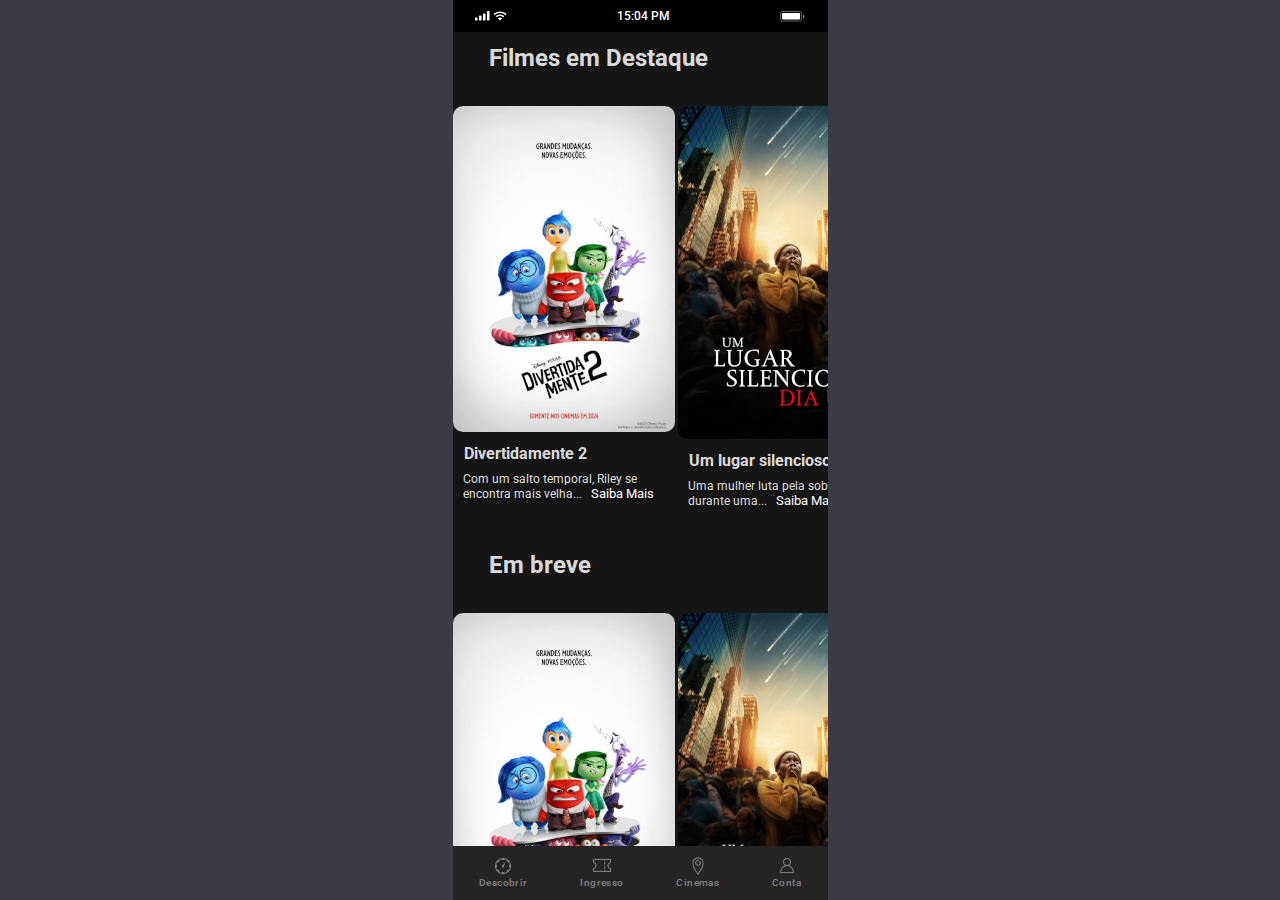
<file: index.html>
<!DOCTYPE html>
<html lang="pt-BR">

<head>
    <meta charset="UTF-8">
    <meta name="viewport" content="width=device-width, initial-scale=1.0">
    <title>Movies</title>
    <link rel="preconnect" href="https://fonts.googleapis.com">
    <link rel="preconnect" href="https://fonts.gstatic.com" crossorigin>
    <link
        href="https://fonts.googleapis.com/css2?family=Roboto:ital,wght@0,100;0,300;0,400;0,500;0,700;0,900;1,100;1,300;1,400;1,500;1,700;1,900&display=swap"
        rel="stylesheet">
    <link rel="stylesheet" href="./style.css">
</head>

<body>
    <main>
        <header>
            <img src="./img/Left Detail.svg" alt="">
            <p class="hora-atual"></p>
            <img src="./img/Battery.svg" alt="">
        </header>
        <div class="destaque">
            <h1>Filmes em Destaque</h1>
        </div>

        <section class="todos_filmes">
            <div class="filmes">
              <img src="img/divertidamente.png" alt="Capa do filme">
              <h2>Divertidamente 2</h2>
              <p class="texto_filme">
                Com um salto temporal, Riley se encontra mais velha...
                <button class="saiba_mais">Saiba Mais</button>
                <div class="sinopse_filme">
                  <p>
                    Com um salto temporal, Riley se encontra mais velha, passando pela tão temida adolescência. Junto com o amadurecimento, a sala de controle também está passando por uma adaptação para dar lugar a algo totalmente inesperado: novas emoções.
                  </p>
                  <button class="sair">Sair</button>
                </div>
              </p>
            </div>
            <div class="filmes">
              <img src="img/um lugar silencioso.png" alt="Capa do filme">
              <h2>Um lugar silencioso</h2>
              <p class="texto_filme">
                Uma mulher luta pela sobrevivência durante uma...
                <button class="saiba_mais">Saiba Mais</button>
                <div class="sinopse_filme">
                  <p>
                    Uma mulher luta pela sobrevivência durante uma invasão alienígena na cidade de Nova York.
                  </p>
                  <button class="sair">Sair</button>
                </div>
              </p>
            </div>
            <div class="filmes">
              <img src="img/to_de_graca.png" alt="Capa do filme">
              <h2>To de Graça</h2>
              <p class="texto_filme">
                A hilária Graça, mãe de Shubakira e mais...
                <button class="saiba_mais">Saiba Mais</button>
                <div class="sinopse_filme">
                  <p>
                    A hilária Graça, mãe de Shubakira, Maico, Briti Sprite e mais onze, viaja com a prole para Búzios, onde se mete em várias confusões enquanto se desdobra para manter a família unida.
                  </p>
                  <button class="sair">Sair</button>
                </div>
              </p>
            </div>
            <div class="filmes">
              <img src="img/bad_boys.png" alt="Capa do filme">
              <h2>Bad Boys: Até o fim</h2>
              <p class="texto_filme">
                Os brincalhões polícias de Miami, Mike Lowrey e Marcus Burnett, embarcam em...
                <button class="saiba_mais">Saiba Mais</button>
                <div class="sinopse_filme">
                  <p>
                    Os brincalhões polícias de Miami, Mike Lowrey e Marcus Burnett, embarcam em uma perigosa missão para limpar o nome do falecido capitão da polícia.
                  </p>
                  <button class="sair">Sair</button>
                </div>
              </p>
            </div>
          </section>
        <h1>Em breve</h1>
        <section class="todos_filmes">
            <div class="filmes">
                <img src="img/divertidamente.png" alt="Capa do filme">
                <h2>Divertidamente 2</h2>
            </div>
            <div class="filmes">
                <img src="img/um lugar silencioso.png" alt="Capa do filme">
                <h2>Um lugar silencioso</h2>
            </div>
            <div class="filmes">
                <img src="img/to_de_graca.png" alt="Capa do filme">
                <h2>To de Graça</h2>
            </div>
            <div class="filmes">
                <img src="img/bad_boys.png" alt="Capa do filme">
                <h2>Bad Boys: Até o fim</h2>
            </div>
        </section>
        <h1>Recentemente Assistido</h1>
        <section class="todos_filmes">
            <div class="filmes">
                <img src="img/divertidamente.png" alt="Capa do filme">
                <h2>Garfield 2: Fora de casa</h2>
            </div>
            <div class="filmes">
                <img src="img/um lugar silencioso.png" alt="Capa do filme">
                <h2>A teia</h2>
            </div>
            <div class="filmes">
                <img src="img/to_de_graca.png" alt="Capa do filme">
                <h2>Os observadores</h2>
            </div>
            <div class="filmes">
                <img src="img/bad_boys.png" alt="Capa do filme">
                <h2>Planeta dos Macacos: O reinado</h2>
            </div>
        </section>
        <nav class="navbar-inferior">
            <li class="navbar-item">
                <a href="index.html"><span class="navbar-icone"><img src="img/icone-descobrir.png"
                            alt="ícone descobrir"><span>Descobrir</span></span></a>
            </li>
            </li>
            <li class="navbar-item">
                <a href="ingressos.html"><span class="navbar-icone"><img src="img/icone-ingresso.png"
                            alt="ícone ingresso"><span>Ingresso</span></span></a>
            </li>
            </li>
            <li class="navbar-item">
                <a href="cinemas.html"><span class="navbar-icone"><img src="img/icone-cinemas.png"
                            alt="ícone cinemas"><span>Cinemas</span></span></a>
            </li>
            </li>
            <li class="navbar-item">
                <a href="minha-conta.html"><span class="navbar-icone"><img src="img/icone-conta.png"
                            alt="ícone conta"><span>Conta</span></span></a>
            </li>
            </li>
        </nav>
    </main>
    <script src="./script.js"></script>
</body>

</html>
</file>
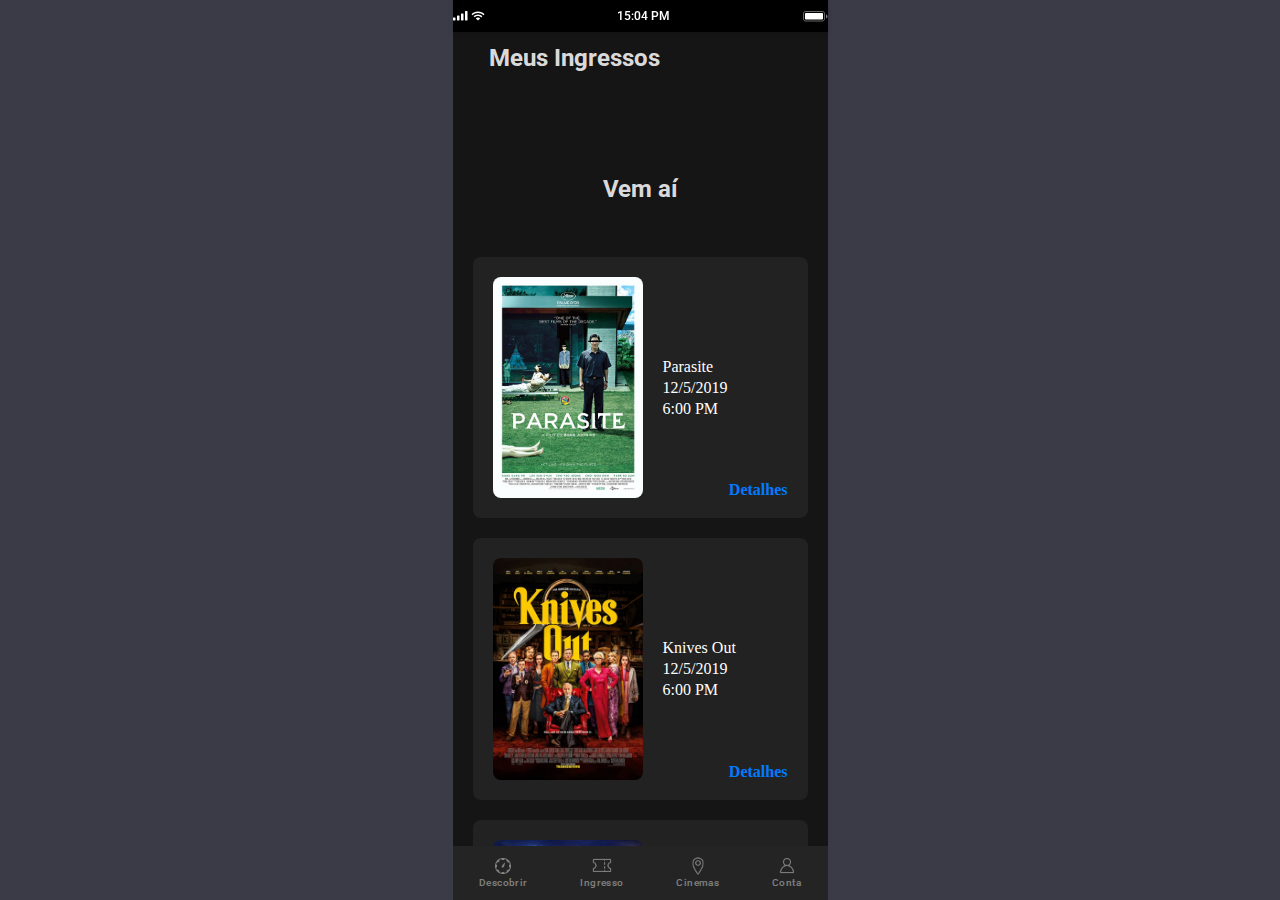
<file: ingressos.html>
<!DOCTYPE html>
<html lang="pt-BR">

<head>
    <meta charset="UTF-8">
    <meta name="viewport" content="width=device-width, initial-scale=1.0">
    <title>Movies</title>
    <link rel="preconnect" href="https://fonts.googleapis.com">
    <link rel="preconnect" href="https://fonts.gstatic.com" crossorigin>
    <link
        href="https://fonts.googleapis.com/css2?family=Roboto:ital,wght@0,100;0,300;0,400;0,500;0,700;0,900;1,100;1,300;1,400;1,500;1,700;1,900&display=swap"
        rel="stylesheet">
    <link rel="stylesheet" href="./style.css">
</head>

<body>

    <main class="main">
        <header class="cbc">
            <img src="./img/Left Detail.svg" alt="">
            <p class="hora-atual"></p>
            <img src="./img/Battery.svg" alt="">
        </header>

        <div class="destaque">
            <h1>
                Meus Ingressos
            </h1>
        </div>

        <section class="obtidos">
            
            <div class="titulo-container">
                <h3>Vem aí</h3>
              </div>
            
            <div class="vem">
                <img src="img/parasita.png">
                <div class="textos">
                    <p>Parasite</p>
                    <p>12/5/2019</p>
                    <p>6:00 PM</p>
                    <a class="view-details">Detalhes</a>
                  </div>
            </div>


            <div class="vem">
                <img src="img/facas.png">
                <div class="textos">
                    <p>Knives Out</p>
                    <p>12/5/2019</p>
                    <p>6:00 PM</p>
                    <a class="view-details">Detalhes</a>
                  </div>
            </div>

            <div class="vem">
                <img src="img/elsa.png">
                <div class="textos">
                    <p>Frozen 2</p>
                    <p>12/5/2019</p>
                    <p>6:00 PM</p>
                    <a class="view-details">Detalhes</a>
                  </div>
            </div>
        </section>

        <nav class="navbar-inferior">
            <li class="navbar-item">
                <a href="#index"><span class="navbar-icone"><img src="img/icone-descobrir.png"
                            alt="ícone descobrir"><span>Descobrir</span></span></a>
            </li>
            </li>
            <li class="navbar-item">
                <a href="ingressos.html"><span class="navbar-icone"><img src="img/icone-ingresso.png"
                            alt="ícone ingresso"><span>Ingresso</span></span></a>
            </li>
            </li>
            <li class="navbar-item">
                <a href="cinemas.html"><span class="navbar-icone"><img src="img/icone-cinemas.png"
                            alt="ícone cinemas"><span>Cinemas</span></span></a>
            </li>
            </li>
            <li class="navbar-item">
                <a href="minha-conta.html"><span class="navbar-icone"><img src="img/icone-conta.png"
                            alt="ícone conta"><span>Conta</span></span></a>
            </li>
            </li>
        </nav>
    </main>

    <script src="./script.js"></script>
</body>
</file>
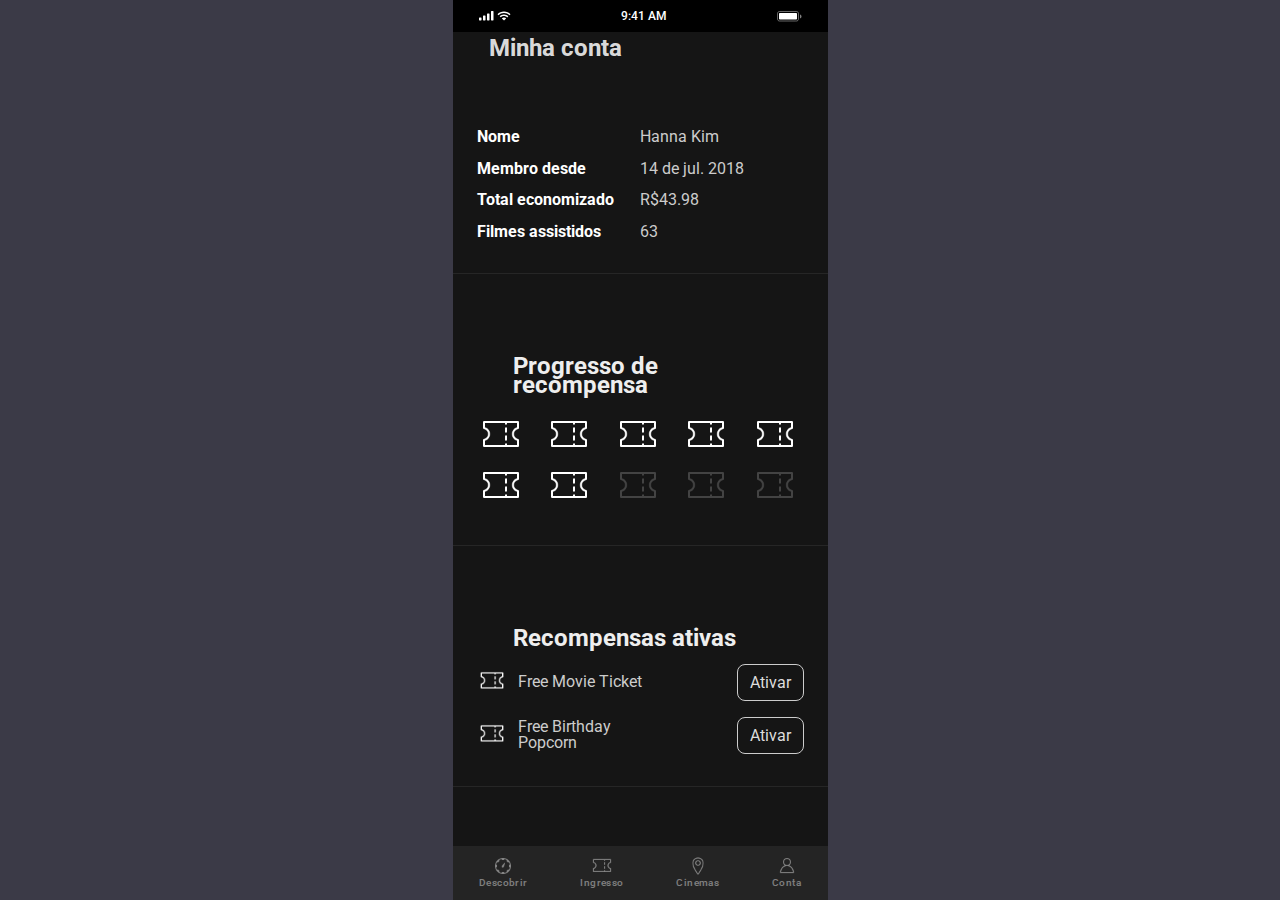
<file: minha-conta.html>
<!DOCTYPE html>
<html lang="pt-BR">

<head>
  <meta charset="UTF-8">
  <meta name="viewport" content="width=device-width, initial-scale=1.0">
  <title>Minha conta</title>
  <link rel="preconnect" href="https://fonts.googleapis.com">
  <link rel="preconnect" href="https://fonts.gstatic.com" crossorigin>
  <link
    href="https://fonts.googleapis.com/css2?family=Roboto:ital,wght@0,100;0,300;0,400;0,500;0,700;0,900;1,100;1,300;1,400;1,500;1,700;1,900&display=swap"
    rel="stylesheet">
  <link rel="stylesheet" href="./style.css">
  <link rel="stylesheet" href="/css/minha-conta.css">
</head>

<body>
  <main>
    <header>
      <img src="./img/Left Detail.svg" alt="">
      <p> 9:41 AM</p>
      <img src="./img/Battery.svg" alt="">
    </header>
    <h1>Minha conta</h1>
    <section class="perfil">
      <div class="container-esquerdo">
        <span>Nome</span>
        <span>Membro desde</span>
        <span>Total economizado</span>
        <span>Filmes assistidos</span>
      </div>
      <div class="container-direito">
        <span>Hanna Kim</span>
        <span>14 de jul. 2018</span>
        <span>R$43.98</span>
        <span>63</span>
      </div>
    </section>
    <section class="recompensa-progresso">
      <h3>Progresso de recompensa</h3>
      <div class="progresso-icones">
        <span class="icone-ativo"><img src="/img/icone-ingresso.png" alt="ícone ingresso"></span>
        <span class="icone-ativo"><img src="/img/icone-ingresso.png" alt="ícone ingresso"></span>
        <span class="icone-ativo"><img src="/img/icone-ingresso.png" alt="ícone ingresso"></span>
        <span class="icone-ativo"><img src="/img/icone-ingresso.png" alt="ícone ingresso"></span>
        <span class="icone-ativo"><img src="/img/icone-ingresso.png" alt="ícone ingresso"></span>
        <span class="icone-ativo"><img src="/img/icone-ingresso.png" alt="ícone ingresso"></span>
        <span class="icone-ativo"><img src="/img/icone-ingresso.png" alt="ícone ingresso"></span>
        <span class="icone-inativo"><img src="/img/icone-ingresso.png" alt="ícone ingresso"></span>
        <span class="icone-inativo"><img src="/img/icone-ingresso.png" alt="ícone ingresso"></span>
        <span class="icone-inativo"><img src="/img/icone-ingresso.png" alt="ícone ingresso"></span>

      </div>
    </section>
    <section class="recompensas-ativas">
      <h3>Recompensas ativas</h3>
      <div class="recompensas-container">
        <div class="recompensa">
          <div class="recompensa-info">
            <span><img src="/img/icone-ingresso.png" alt="ícone ingresso"></span>
            <p>Free Movie Ticket</p>
          </div>
          <button>Ativar</button>
        </div>
        <div class="recompensa">
          <div class="recompensa-info">
            <span><img src="/img/icone-ingresso.png" alt="ícone ingresso"></span>
            <p>Free Birthday Popcorn</p>
          </div>
          <button>Ativar</button>
        </div>
      </div>
    </section>
    <section id="visto-recentemente">
      <h3>Visto recentemente</h3>
      <div class="todos_filmes">
        <div class="filmes">
          <img src="img/divertidamente.png" alt="Capa do filme">
          <h2>Divertidamente 2</h2>
        </div>
        <div class="filmes">
          <img src="img/um lugar silencioso.png" alt="Capa do filme">
          <h2>Um lugar silencioso: dia um</h2>
        </div>
        <div class="filmes">
          <img src="img/to_de_graca.png" alt="Capa do filme">
          <h2>Tô de Graça</h2>
        </div>
        <div class="filmes">
          <img src="img/bad_boys.png" alt="Capa do filme">
          <h2>Bad boys: até o fim</h2>
        </div>
      </div>
    </section>
    <section class="detalhes">
      <h3>Detalhes da conta</h3>
      <div class="detalhes-links">
        <a href="#">Atualizar email</a>
        <a href="#">Mudar senha</a>
        <a href="#">Excluir conta</a>
      </div>
    </section>
    <nav class="navbar-inferior">
      <li class="navbar-item">
        <a href="#index"><span class="navbar-icone"><img src="img/icone-descobrir.png"
              alt="ícone descobrir"><span>Descobrir</span></span></a>
      </li>
      </li>
      <li class="navbar-item">
        <a href="#index"><span class="navbar-icone"><img src="img/icone-ingresso.png"
              alt="ícone ingresso"><span>Ingresso</span></span></a>
      </li>
      </li>
      <li class="navbar-item">
        <a href="#index"><span class="navbar-icone"><img src="img/icone-cinemas.png"
              alt="ícone cinemas"><span>Cinemas</span></span></a>
      </li>
      </li>
      <li class="navbar-item">
        <a href="#index"><span class="navbar-icone"><img src="img/icone-conta.png"
              alt="ícone conta"><span>Conta</span></span></a>
      </li>
      </li>
    </nav>
  </main>
  <script src="./script.js"></script>
</body>

</html>
</file>
<file: css/minha-conta.css>
* {
  font-family: var(--fonte-principal);
  font-size: 16px;
}

:root {
  --fonte-principal: 'Roboto', sans-serif;
  --cor-principal: #151515;
  --background-navbar: #242424;
  --background-header: #000000;
  --cor-secundaria: #cccccc;
}

h3 {
  padding-bottom: 1rem;
  line-height: 18.75px;
  font-weight: 700;
  color: #eeeeee;
}

section {
  padding: 2rem 24px;
  border-bottom: 1px solid #262626;
}

.perfil {
  display: flex;
  line-height: 18.75px;
}

.container-esquerdo,
.container-direito {
  width: 50%;
  display: flex;
  flex-direction: column;
  justify-content: center;
  gap: .8rem;
}

.container-esquerdo {
  font-weight: 700;
  color: #ffffff;
}

.container-direito {
  font-weight: 400;
  color: var(--cor-secundaria);
}

.recompensa-progresso img {
  width: 3rem;
}

.progresso-icones {
  display: grid;
  grid-template-columns: repeat(5, 1fr);
  grid-template-rows: repeat(2, 1fr);
  column-gap: 1rem;
}

.icone-ativo,
.icone-inativo {
  width: .5rem;
}

.icone-inativo {
  opacity: 20%;
}

.recompensas-ativas img {
  width: 30px;
}

.recompensas-ativas p {
  color: #cccccc;
}

.recompensas-container {
  display: flex;
  flex-direction: column;
  gap: 1rem;
}

.recompensa {
  display: flex;
  justify-content: space-between;
}

.recompensa-info {
  width: 60%;
  display: flex;
  align-items: center;
  gap: .7rem;
}

.recompensa button {
  font-weight: 400;
  padding: 8px 12px;
  color: #dddddd;
  border: 1px solid #cccccc;
  border-radius: 8px;
  background-color: transparent;
  cursor: pointer;
}

.recompensa button:hover {
  color: #ffffff;
  border: 1px solid #ffffff;
}

#visto-recentemente {
  padding: 2rem 0 1rem 0;
}

#visto-recentemente h3 {
  padding-left: 24px;
}

#visto-recentemente img {
  height: 324px;
}

.detalhes {
  display: flex;
}

.detalhes h3,
.detalhes-links {
  width: 50%;
}

.detalhes-links {
  display: flex;
  flex-direction: column;
  gap: .8rem;
}

.detalhes-links a {
  color: #0c8ce9;
}

.detalhes-links a:last-child {
  color: #e84a4a;
  padding-bottom: 3.5rem;
}
</file>
<file: style.css>
@import url(./css/reset.css);
@import url(./css/style.css);
</file>
